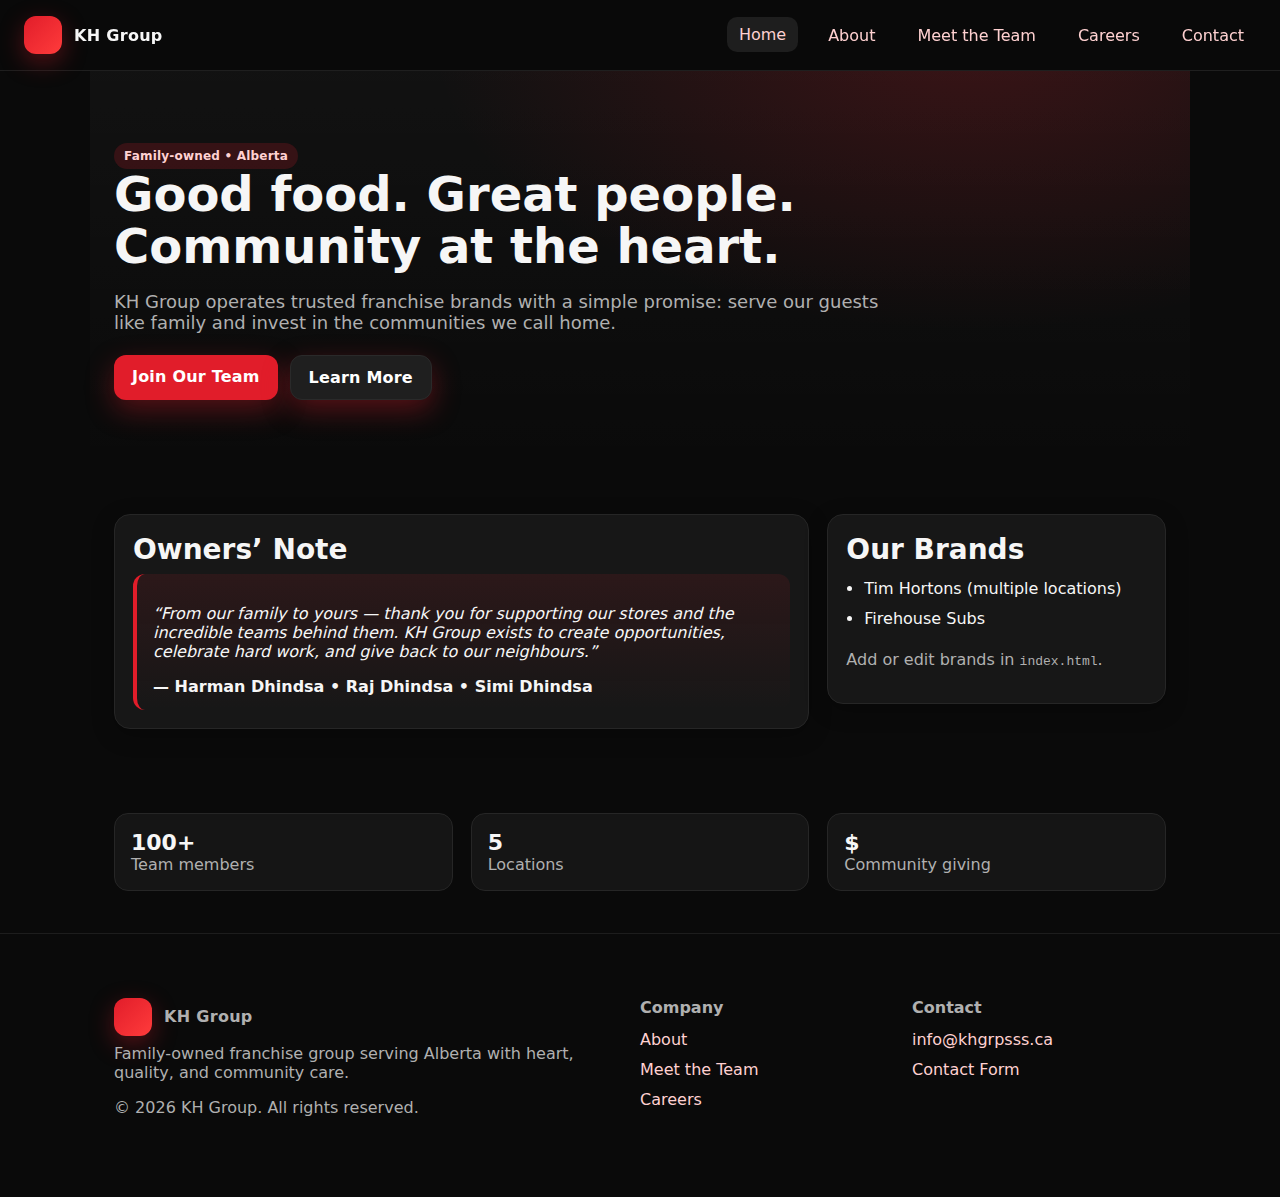
<file: index.html>
<!DOCTYPE html>
<html lang="en">
<head>
  <meta charset="utf-8">
  <meta name="viewport" content="width=device-width, initial-scale=1">
  <title>Home • KH Group</title>
  <meta name="description" content="KH Group — family-owned franchise business in Alberta.">
  <link rel="icon" href="assets/favicon.png">
  <link rel="stylesheet" href="styles.css">
</head>
<body>

<nav class="nav">
  <div class="nav-inner">
    <div class="brand">
      <div class="logo" aria-hidden="true"></div>
      <a href="index.html" style="color:var(--text);text-decoration:none;"><span>KH Group</span></a>
    </div>
    <div class="nav-links">
      <a href="index.html">Home</a>
      <a href="about.html">About</a>
      <a href="team.html">Meet the Team</a>
      <a href="careers.html">Careers</a>
      <a href="contact.html">Contact</a>
    </div>
    <button class="mobile-toggle" aria-label="Toggle Menu">☰</button>
  </div>
</nav>


<section class="hero container">
  <span class="badge">Family-owned • Alberta</span>
  <h1>Good food. Great people.<br> Community at the heart.</h1>
  <p>KH Group operates trusted franchise brands with a simple promise: serve our guests like family and invest in the communities we call home.</p>
  <div class="cta">
    <a class="button" href="careers.html">Join Our Team</a>
    <a class="button secondary" href="about.html">Learn More</a>
  </div>
</section>

<section class="section container">
  <div class="grid">
    <div class="grid-8">
      <div class="card">
        <h2 class="h2">Owners’ Note</h2>
        <div class="owner-note">
          <p><em>“From our family to yours — thank you for supporting our stores and the incredible teams behind them. KH Group exists to create opportunities, celebrate hard work, and give back to our neighbours.”</em></p>
          <p style="margin:0"><strong>— Harman Dhindsa • Raj Dhindsa • Simi Dhindsa</strong></p>
        </div>
      </div>
    </div>
    <div class="grid-4">
      <div class="card">
        <h3 class="h2">Our Brands</h3>
        <ul style="margin:0;padding-left:18px;line-height:1.9">
          <li>Tim Hortons (multiple locations)</li>
          <li>Firehouse Subs</li>
        </ul>
        <p class="muted">Add or edit brands in <code>index.html</code>.</p>
      </div>
    </div>
  </div>
</section>

<section class="section container">
  <div class="kpi">
    <div class="item"><strong>100+</strong><div class="muted">Team members</div></div>
    <div class="item"><strong>5</strong><div class="muted">Locations</div></div>
    <div class="item"><strong>$</strong><div class="muted">Community giving</div></div>
  </div>
</section>


<footer class="footer">
  <div class="container">
    <div style="display:grid;grid-template-columns:2fr 1fr 1fr;gap:18px">
      <div>
        <div class="brand"><div class="logo" aria-hidden="true"></div><strong>KH Group</strong></div>
        <p class="muted" style="margin-top:8px">Family-owned franchise group serving Alberta with heart, quality, and community care.</p>
        <p class="muted">© <span id="y"></span> KH Group. All rights reserved.</p>
      </div>
      <div>
        <strong>Company</strong>
        <ul style="list-style:none;padding:0;margin:8px 0 0;line-height:1.9">
          <li><a href="about.html">About</a></li>
          <li><a href="team.html">Meet the Team</a></li>
          <li><a href="careers.html">Careers</a></li>
        </ul>
      </div>
      <div>
        <strong>Contact</strong>
        <ul style="list-style:none;padding:0;margin:8px 0 0;line-height:1.9">
          <li><a href="mailto:info@khgrpsss.ca">info@khgrpsss.ca</a></li>
          <li><a href="contact.html">Contact Form</a></li>
        </ul>
      </div>
    </div>
  </div>
  <script>document.getElementById('y').textContent=(new Date).getFullYear()</script>
</footer>

  <script src="script.js"></script>
</body>
</html>
</file>
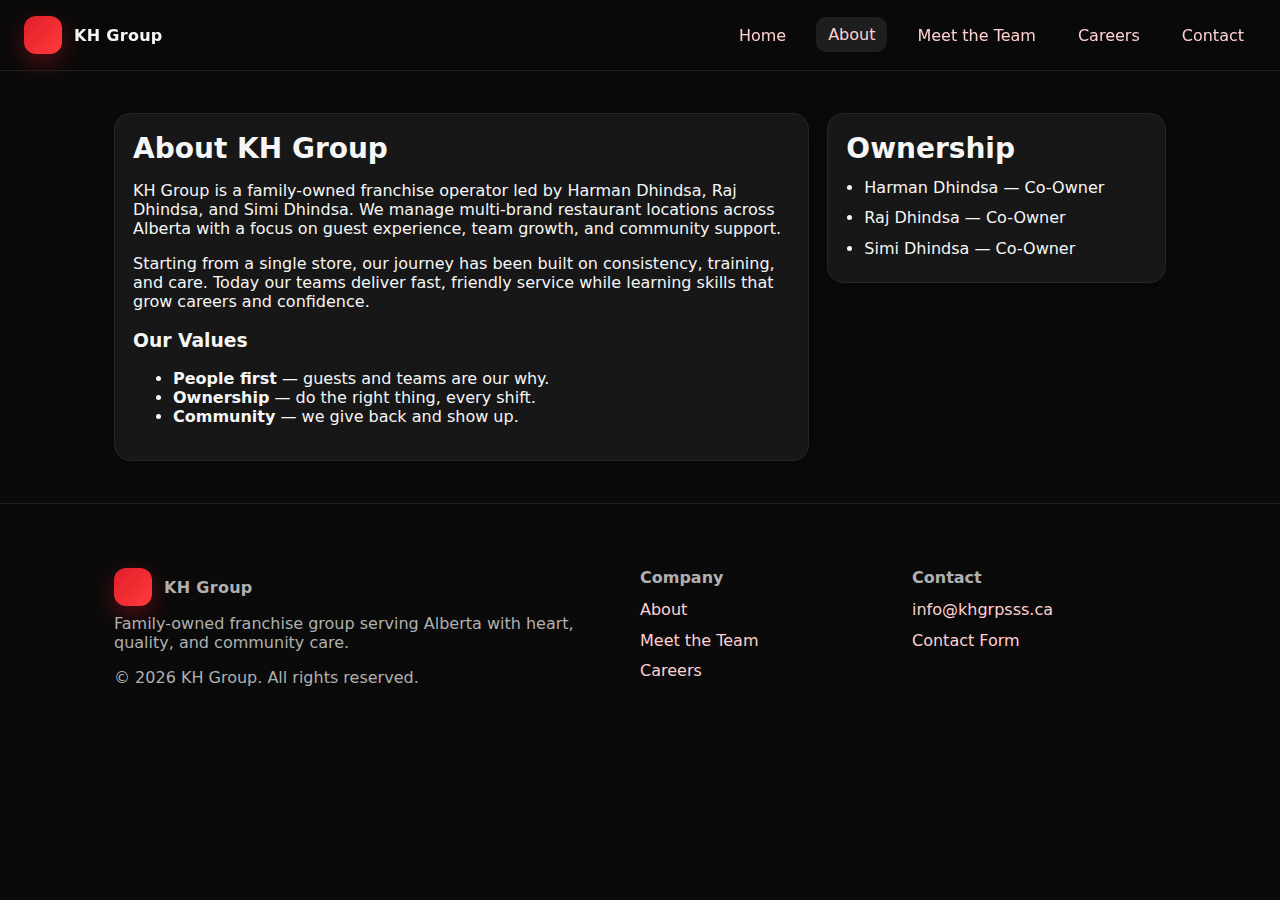
<file: about.html>
<!DOCTYPE html>
<html lang="en">
<head>
  <meta charset="utf-8">
  <meta name="viewport" content="width=device-width, initial-scale=1">
  <title>About • KH Group</title>
  <meta name="description" content="KH Group — family-owned franchise business in Alberta.">
  <link rel="icon" href="assets/favicon.png">
  <link rel="stylesheet" href="styles.css">
</head>
<body>

<nav class="nav">
  <div class="nav-inner">
    <div class="brand">
      <div class="logo" aria-hidden="true"></div>
      <a href="index.html" style="color:var(--text);text-decoration:none;"><span>KH Group</span></a>
    </div>
    <div class="nav-links">
      <a href="index.html">Home</a>
      <a href="about.html">About</a>
      <a href="team.html">Meet the Team</a>
      <a href="careers.html">Careers</a>
      <a href="contact.html">Contact</a>
    </div>
    <button class="mobile-toggle" aria-label="Toggle Menu">☰</button>
  </div>
</nav>


<section class="section container">
  <div class="grid">
    <div class="grid-8">
      <div class="card">
        <h2 class="h2">About KH Group</h2>
        <p>KH Group is a family-owned franchise operator led by Harman Dhindsa, Raj Dhindsa, and Simi Dhindsa. We manage multi-brand restaurant locations across Alberta with a focus on guest experience, team growth, and community support.</p>
        <p>Starting from a single store, our journey has been built on consistency, training, and care. Today our teams deliver fast, friendly service while learning skills that grow careers and confidence.</p>
        <h3>Our Values</h3>
        <ul>
          <li><strong>People first</strong> — guests and teams are our why.</li>
          <li><strong>Ownership</strong> — do the right thing, every shift.</li>
          <li><strong>Community</strong> — we give back and show up.</li>
        </ul>
      </div>
    </div>
    <div class="grid-4">
      <div class="card">
        <h3 class="h2">Ownership</h3>
        <ul style="margin:0;padding-left:18px;line-height:1.9">
          <li>Harman Dhindsa — Co-Owner</li>
          <li>Raj Dhindsa — Co-Owner</li>
          <li>Simi Dhindsa — Co-Owner</li>
        </ul>
      </div>
    </div>
  </div>
</section>


<footer class="footer">
  <div class="container">
    <div style="display:grid;grid-template-columns:2fr 1fr 1fr;gap:18px">
      <div>
        <div class="brand"><div class="logo" aria-hidden="true"></div><strong>KH Group</strong></div>
        <p class="muted" style="margin-top:8px">Family-owned franchise group serving Alberta with heart, quality, and community care.</p>
        <p class="muted">© <span id="y"></span> KH Group. All rights reserved.</p>
      </div>
      <div>
        <strong>Company</strong>
        <ul style="list-style:none;padding:0;margin:8px 0 0;line-height:1.9">
          <li><a href="about.html">About</a></li>
          <li><a href="team.html">Meet the Team</a></li>
          <li><a href="careers.html">Careers</a></li>
        </ul>
      </div>
      <div>
        <strong>Contact</strong>
        <ul style="list-style:none;padding:0;margin:8px 0 0;line-height:1.9">
          <li><a href="mailto:info@khgrpsss.ca">info@khgrpsss.ca</a></li>
          <li><a href="contact.html">Contact Form</a></li>
        </ul>
      </div>
    </div>
  </div>
  <script>document.getElementById('y').textContent=(new Date).getFullYear()</script>
</footer>

  <script src="script.js"></script>
</body>
</html>
</file>
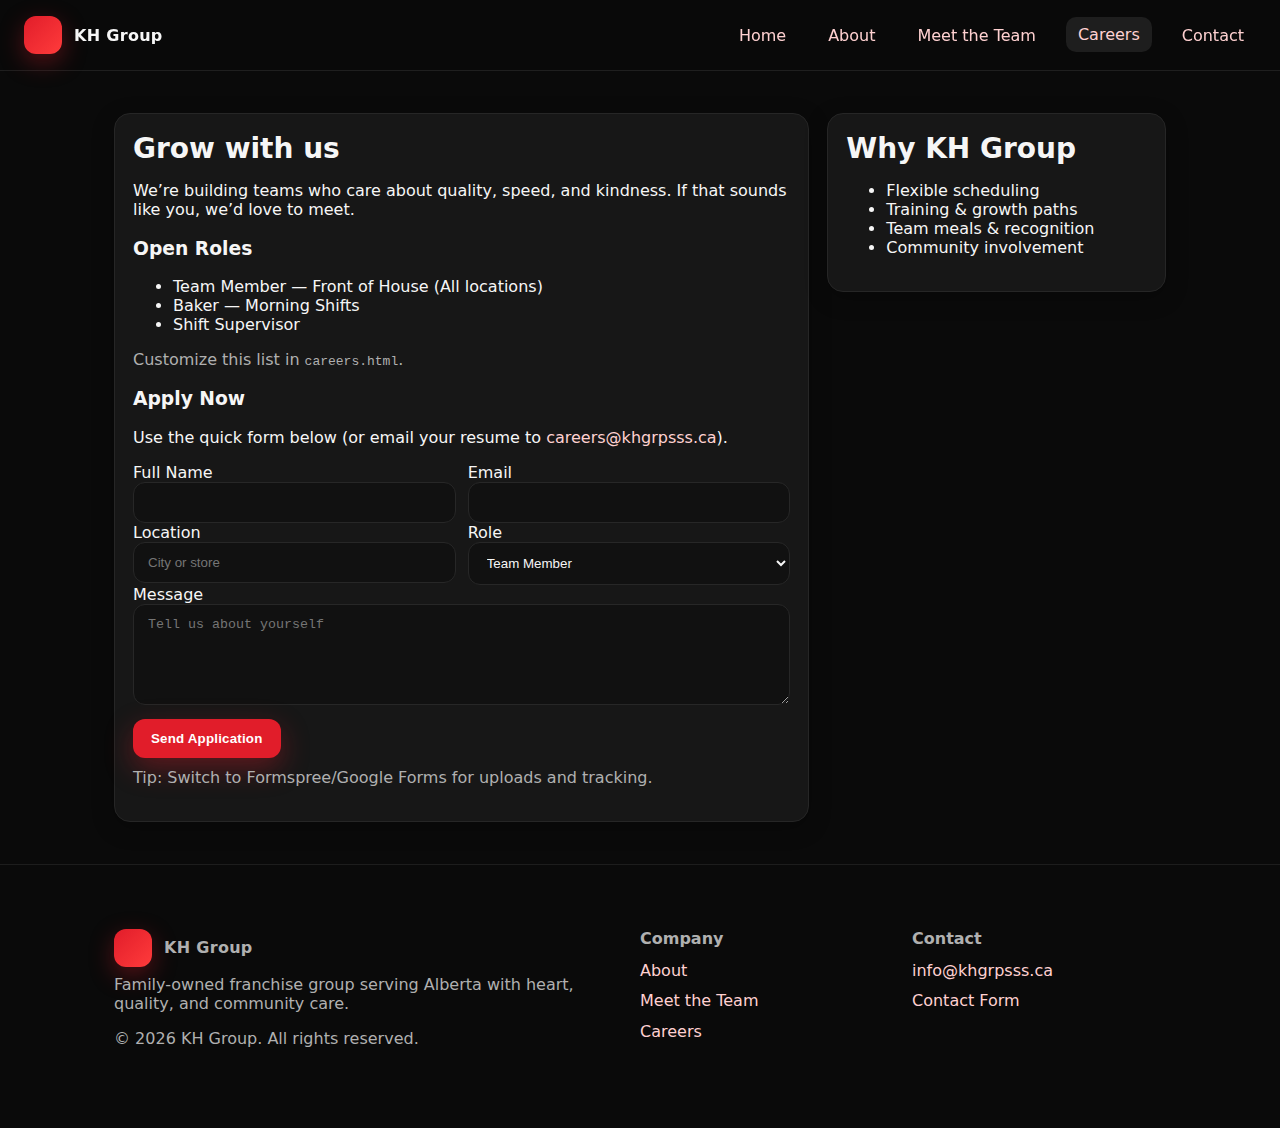
<file: careers.html>
<!DOCTYPE html>
<html lang="en">
<head>
  <meta charset="utf-8">
  <meta name="viewport" content="width=device-width, initial-scale=1">
  <title>Careers • KH Group</title>
  <meta name="description" content="KH Group — family-owned franchise business in Alberta.">
  <link rel="icon" href="assets/favicon.png">
  <link rel="stylesheet" href="styles.css">
</head>
<body>

<nav class="nav">
  <div class="nav-inner">
    <div class="brand">
      <div class="logo" aria-hidden="true"></div>
      <a href="index.html" style="color:var(--text);text-decoration:none;"><span>KH Group</span></a>
    </div>
    <div class="nav-links">
      <a href="index.html">Home</a>
      <a href="about.html">About</a>
      <a href="team.html">Meet the Team</a>
      <a href="careers.html">Careers</a>
      <a href="contact.html">Contact</a>
    </div>
    <button class="mobile-toggle" aria-label="Toggle Menu">☰</button>
  </div>
</nav>


<section class="section container">
  <div class="grid">
    <div class="grid-8">
      <div class="card">
        <h2 class="h2">Grow with us</h2>
        <p>We’re building teams who care about quality, speed, and kindness. If that sounds like you, we’d love to meet.</p>
        <h3>Open Roles</h3>
        <ul>
          <li>Team Member — Front of House (All locations)</li>
          <li>Baker — Morning Shifts</li>
          <li>Shift Supervisor</li>
        </ul>
        <p class="muted">Customize this list in <code>careers.html</code>.</p>
        <h3>Apply Now</h3>
        <p>Use the quick form below (or email your resume to <a href="mailto:careers@khgrpsss.ca">careers@khgrpsss.ca</a>).</p>
        <form action="mailto:careers@khgrpsss.ca" method="post" enctype="text/plain">
          <div class="row">
            <div><label>Full Name<br><input class="input" name="name" required></label></div>
            <div><label>Email<br><input class="input" type="email" name="email" required></label></div>
          </div>
          <div class="row">
            <div><label>Location<br><input class="input" name="location" placeholder="City or store"></label></div>
            <div><label>Role<br>
              <select class="input" name="role">
                <option>Team Member</option>
                <option>Baker</option>
                <option>Shift Supervisor</option>
              </select></label>
            </div>
          </div>
          <label>Message<br><textarea class="input" name="message" rows="5" placeholder="Tell us about yourself"></textarea></label>
          <div style="margin-top:10px"><button class="button" type="submit">Send Application</button></div>
        </form>
        <p class="muted" style="margin-top:10px">Tip: Switch to Formspree/Google Forms for uploads and tracking.</p>
      </div>
    </div>
    <div class="grid-4">
      <div class="card">
        <h3 class="h2">Why KH Group</h3>
        <ul>
          <li>Flexible scheduling</li>
          <li>Training & growth paths</li>
          <li>Team meals & recognition</li>
          <li>Community involvement</li>
        </ul>
      </div>
    </div>
  </div>
</section>


<footer class="footer">
  <div class="container">
    <div style="display:grid;grid-template-columns:2fr 1fr 1fr;gap:18px">
      <div>
        <div class="brand"><div class="logo" aria-hidden="true"></div><strong>KH Group</strong></div>
        <p class="muted" style="margin-top:8px">Family-owned franchise group serving Alberta with heart, quality, and community care.</p>
        <p class="muted">© <span id="y"></span> KH Group. All rights reserved.</p>
      </div>
      <div>
        <strong>Company</strong>
        <ul style="list-style:none;padding:0;margin:8px 0 0;line-height:1.9">
          <li><a href="about.html">About</a></li>
          <li><a href="team.html">Meet the Team</a></li>
          <li><a href="careers.html">Careers</a></li>
        </ul>
      </div>
      <div>
        <strong>Contact</strong>
        <ul style="list-style:none;padding:0;margin:8px 0 0;line-height:1.9">
          <li><a href="mailto:info@khgrpsss.ca">info@khgrpsss.ca</a></li>
          <li><a href="contact.html">Contact Form</a></li>
        </ul>
      </div>
    </div>
  </div>
  <script>document.getElementById('y').textContent=(new Date).getFullYear()</script>
</footer>

  <script src="script.js"></script>
</body>
</html>
</file>
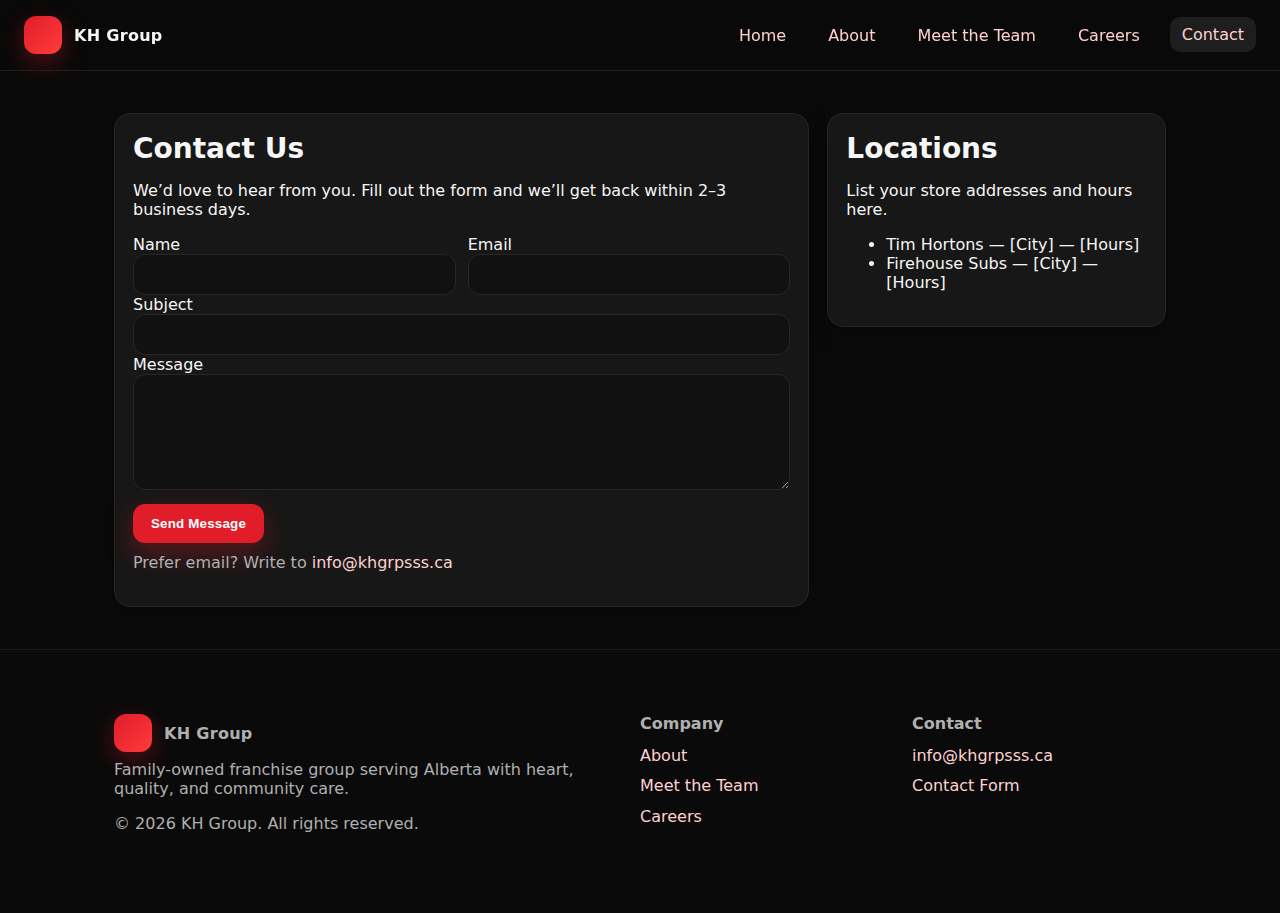
<file: contact.html>
<!DOCTYPE html>
<html lang="en">
<head>
  <meta charset="utf-8">
  <meta name="viewport" content="width=device-width, initial-scale=1">
  <title>Contact • KH Group</title>
  <meta name="description" content="KH Group — family-owned franchise business in Alberta.">
  <link rel="icon" href="assets/favicon.png">
  <link rel="stylesheet" href="styles.css">
</head>
<body>

<nav class="nav">
  <div class="nav-inner">
    <div class="brand">
      <div class="logo" aria-hidden="true"></div>
      <a href="index.html" style="color:var(--text);text-decoration:none;"><span>KH Group</span></a>
    </div>
    <div class="nav-links">
      <a href="index.html">Home</a>
      <a href="about.html">About</a>
      <a href="team.html">Meet the Team</a>
      <a href="careers.html">Careers</a>
      <a href="contact.html">Contact</a>
    </div>
    <button class="mobile-toggle" aria-label="Toggle Menu">☰</button>
  </div>
</nav>


<section class="section container">
  <div class="grid">
    <div class="grid-8">
      <div class="card">
        <h2 class="h2">Contact Us</h2>
        <p>We’d love to hear from you. Fill out the form and we’ll get back within 2–3 business days.</p>
        <form action="mailto:info@khgrpsss.ca" method="post" enctype="text/plain">
          <div class="row">
            <div><label>Name<br><input class="input" name="name" required></label></div>
            <div><label>Email<br><input class="input" type="email" name="email" required></label></div>
          </div>
          <label>Subject<br><input class="input" name="subject"></label>
          <label>Message<br><textarea class="input" name="message" rows="6" required></textarea></label>
          <div style="margin-top:10px"><button class="button" type="submit">Send Message</button></div>
        </form>
        <p class="muted" style="margin-top:10px">Prefer email? Write to <a href="mailto:info@khgrpsss.ca">info@khgrpsss.ca</a></p>
      </div>
    </div>
    <div class="grid-4">
      <div class="card">
        <h3 class="h2">Locations</h3>
        <p>List your store addresses and hours here.</p>
        <ul>
          <li>Tim Hortons — [City] — [Hours]</li>
          <li>Firehouse Subs — [City] — [Hours]</li>
        </ul>
      </div>
    </div>
  </div>
</section>


<footer class="footer">
  <div class="container">
    <div style="display:grid;grid-template-columns:2fr 1fr 1fr;gap:18px">
      <div>
        <div class="brand"><div class="logo" aria-hidden="true"></div><strong>KH Group</strong></div>
        <p class="muted" style="margin-top:8px">Family-owned franchise group serving Alberta with heart, quality, and community care.</p>
        <p class="muted">© <span id="y"></span> KH Group. All rights reserved.</p>
      </div>
      <div>
        <strong>Company</strong>
        <ul style="list-style:none;padding:0;margin:8px 0 0;line-height:1.9">
          <li><a href="about.html">About</a></li>
          <li><a href="team.html">Meet the Team</a></li>
          <li><a href="careers.html">Careers</a></li>
        </ul>
      </div>
      <div>
        <strong>Contact</strong>
        <ul style="list-style:none;padding:0;margin:8px 0 0;line-height:1.9">
          <li><a href="mailto:info@khgrpsss.ca">info@khgrpsss.ca</a></li>
          <li><a href="contact.html">Contact Form</a></li>
        </ul>
      </div>
    </div>
  </div>
  <script>document.getElementById('y').textContent=(new Date).getFullYear()</script>
</footer>

  <script src="script.js"></script>
</body>
</html>
</file>
<file: styles.css>
/* KH Group — Red/Black Professional Theme */
:root{
  --bg:#0a0a0a;
  --surface:#121212;
  --card:#171717;
  --primary:#e11d2a; /* vivid red */
  --primary-600:#b1141f;
  --accent:#ff6b6b;
  --muted:#b0b0b0;
  --text:#f6f6f6;
  --ring: rgba(225,29,42,.35);
  --radius:16px;
}
*{box-sizing:border-box}
html,body{margin:0;padding:0;background:var(--bg);color:var(--text);font-family:Inter,system-ui,Segoe UI,Roboto,Arial,sans-serif}
a{color:#ffd1d1;text-decoration:none} a:hover{text-decoration:underline}
.container{max-width:1100px;margin:0 auto;padding:24px}

.nav{position:sticky;top:0;background:rgba(10,10,10,.75);backdrop-filter:blur(8px);border-bottom:1px solid #1f1f1f;z-index:50}
.nav-inner{display:flex;align-items:center;justify-content:space-between;padding:16px 24px}
.brand{display:flex;align-items:center;gap:12px;font-weight:800;letter-spacing:.3px}
.brand .logo{width:38px;height:38px;border-radius:12px;background:linear-gradient(135deg,var(--primary),#ff3b3b);box-shadow:0 8px 24px var(--ring)}
.nav-links{display:flex;gap:18px;align-items:center}
.nav-links a{padding:8px 12px;border-radius:10px;transition:transform .15s ease, background .15s ease}
.nav-links a.active, .nav-links a:hover{background:#1e1e1e;transform:translateY(-1px)}
.mobile-toggle{display:none;border:1px solid #2a2a2a;border-radius:10px;padding:8px;cursor:pointer;color:var(--text);background:#161616}

@media (max-width:800px){
  .nav-links{display:none;position:absolute;top:64px;left:12px;right:12px;background:#151515;padding:12px;border-radius:14px;border:1px solid #222}
  .nav-links.open{display:flex;flex-direction:column}
  .mobile-toggle{display:block}
}

.hero{padding:72px 24px;background:
  radial-gradient(900px 500px at 80% -10%, rgba(225,29,42,.20), transparent 60%),
  linear-gradient(180deg, rgba(255,255,255,.03), transparent);
  animation: fadeIn .6s ease both}
.hero h1{font-size:48px;line-height:1.08;margin:0 0 10px}
.hero p{max-width:780px;color:var(--muted);font-size:18px}
.cta{display:flex;gap:12px;margin-top:22px}
.button{background:var(--primary);color:#fff;padding:12px 18px;border-radius:12px;border:none;font-weight:800;letter-spacing:.2px;box-shadow:0 10px 28px var(--ring);cursor:pointer;transition:transform .15s ease, box-shadow .15s ease}
.button:hover{transform:translateY(-1px);box-shadow:0 16px 32px var(--ring)}
.button.secondary{background:#1f1f1f;color:#fff;border:1px solid #2a2a2a}

.section{padding:42px 24px}
.card{background:var(--card);border:1px solid #262626;border-radius:var(--radius);padding:18px;box-shadow:0 6px 22px rgba(0,0,0,.25)}

.grid{display:grid;gap:18px;grid-template-columns:repeat(12,1fr)}
.grid-3{grid-column:span 3} .grid-4{grid-column:span 4} .grid-6{grid-column:span 6} .grid-8{grid-column:span 8} .grid-12{grid-column:span 12}
@media (max-width:900px){.grid-3,.grid-4,.grid-6,.grid-8{grid-column:span 12}}

.h2{font-size:28px;margin:0 0 8px}
.muted{color:var(--muted)}

.owner-note{border-left:4px solid var(--primary);padding:14px 16px;background:linear-gradient(180deg, rgba(225,29,42,.10), transparent);border-radius:12px}

.kpi{display:flex;gap:18px}
.kpi .item{flex:1;background:#151515;padding:16px;border-radius:14px;border:1px solid #262626}
.kpi .item strong{font-size:22px}

.team-card{transition:transform .15s ease, box-shadow .15s ease}
.team-card:hover{transform:translateY(-2px);box-shadow:0 14px 28px rgba(0,0,0,.35)}

.footer{padding:40px 24px;border-top:1px solid #1d1d1d;background:#0a0a0a;color:var(--muted)}

.input, textarea, select{width:100%;padding:12px 14px;background:#111;border:1px solid #272727;border-radius:12px;color:var(--text);outline:none}
.input:focus, textarea:focus, select:focus{border-color:var(--primary);box-shadow:0 0 0 4px var(--ring)}

form .row{display:grid;grid-template-columns:1fr 1fr;gap:12px}
@media (max-width:700px){form .row{grid-template-columns:1fr}}

.badge{display:inline-block;padding:6px 10px;border-radius:999px;background:rgba(225,29,42,.18);color:#ffd1d1;font-weight:700;font-size:12px;letter-spacing:.2px}

.table{width:100%;border-collapse:collapse}
.table th,.table td{padding:12px;border-bottom:1px solid #252525;text-align:left}

@keyframes fadeIn{from{opacity:0;transform:translateY(4px)}to{opacity:1;transform:none}}
</file>
